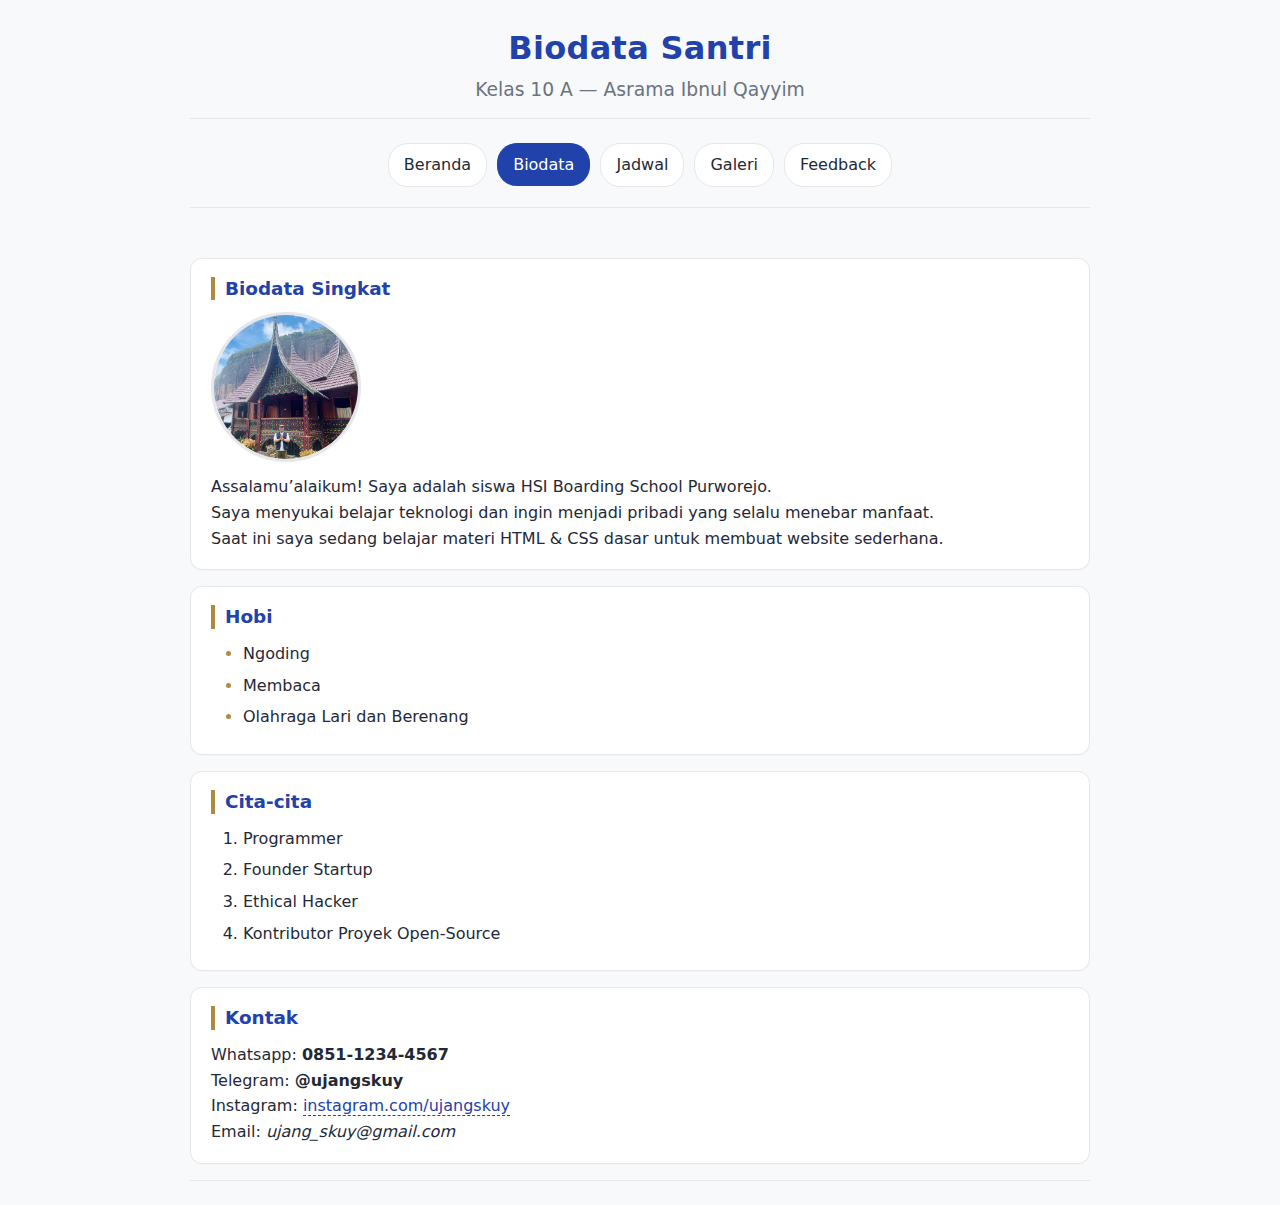
<file: biodata.html>
<!DOCTYPE html>
<html lang="id">
  <head>
    <meta charset="UTF-8" />
    <meta name="viewport" content="width=device-width, initial-scale=1.0" />
    <title>Biodata Siswa – HSI BS</title>
    <link rel="stylesheet" href="style.css" />
  </head>
  <body>
    <header id="page-header">
      <h1 id="page-title" title="Halaman Biodata Siswa">Biodata Santri</h1>
      <h3 class="subtitle">Kelas 10 A — Asrama Ibnul Qayyim</h3>
      <hr />
      <nav class="main-nav">
        <ul>
          <li><a href="index.html">Beranda</a></li>
          <li><a href="biodata.html" class="active">Biodata</a></li>
          <li><a href="jadwal.html">Jadwal</a></li>
          <li><a href="galeri.html">Galeri</a></li>
          <li><a href="feedback.html">Feedback</a></li>
        </ul>
      </nav>
      <hr />
    </header>

    <div id="profil" class="box">
      <h3 class="section-title">Biodata Singkat</h3>

      <img
        class="avatar"
        src="images/sumbar.jpg"
        alt="Foto close-up diri"
        title="Foto Profil Saya"
        width="220"
      />

      <p class="lead">
        Assalamu’alaikum! Saya adalah siswa HSI Boarding School Purworejo.
        <br />Saya menyukai belajar teknologi dan ingin menjadi pribadi yang
        selalu menebar manfaat. <br />Saat ini saya sedang belajar materi HTML &
        CSS dasar untuk membuat website sederhana.
      </p>
    </div>

    <div id="hobi" class="box">
      <h3 class="section-title">Hobi</h3>
      <ul class="list">
        <li class="list-item">Ngoding</li>
        <li class="list-item">Membaca</li>
        <li class="list-item">Olahraga Lari dan Berenang</li>
      </ul>
    </div>

    <div id="cita" class="box">
      <h3 class="section-title">Cita-cita</h3>
      <ol class="list ordered">
        <li class="list-item">Programmer</li>
        <li class="list-item">Founder Startup</li>
        <li class="list-item">Ethical Hacker</li>
        <li class="list-item">Kontributor Proyek Open-Source</li>
      </ol>
    </div>

    <div id="kontak" class="box">
      <h3 class="section-title">Kontak</h3>
      <p>
        Whatsapp: <b>0851-1234-4567</b><br />
        Telegram: <b>@ujangskuy</b><br />
        Instagram:
        <a
          class="link"
          href="https://instagram.com/ujangskuy"
          target="_blank"
          title="Buka profil Instagram di tab baru"
          >instagram.com/ujangskuy</a
        ><br />
        Email: <i>ujang_skuy@gmail.com</i>
      </p>
    </div>

    <hr />

    </body>
</html>
</file>
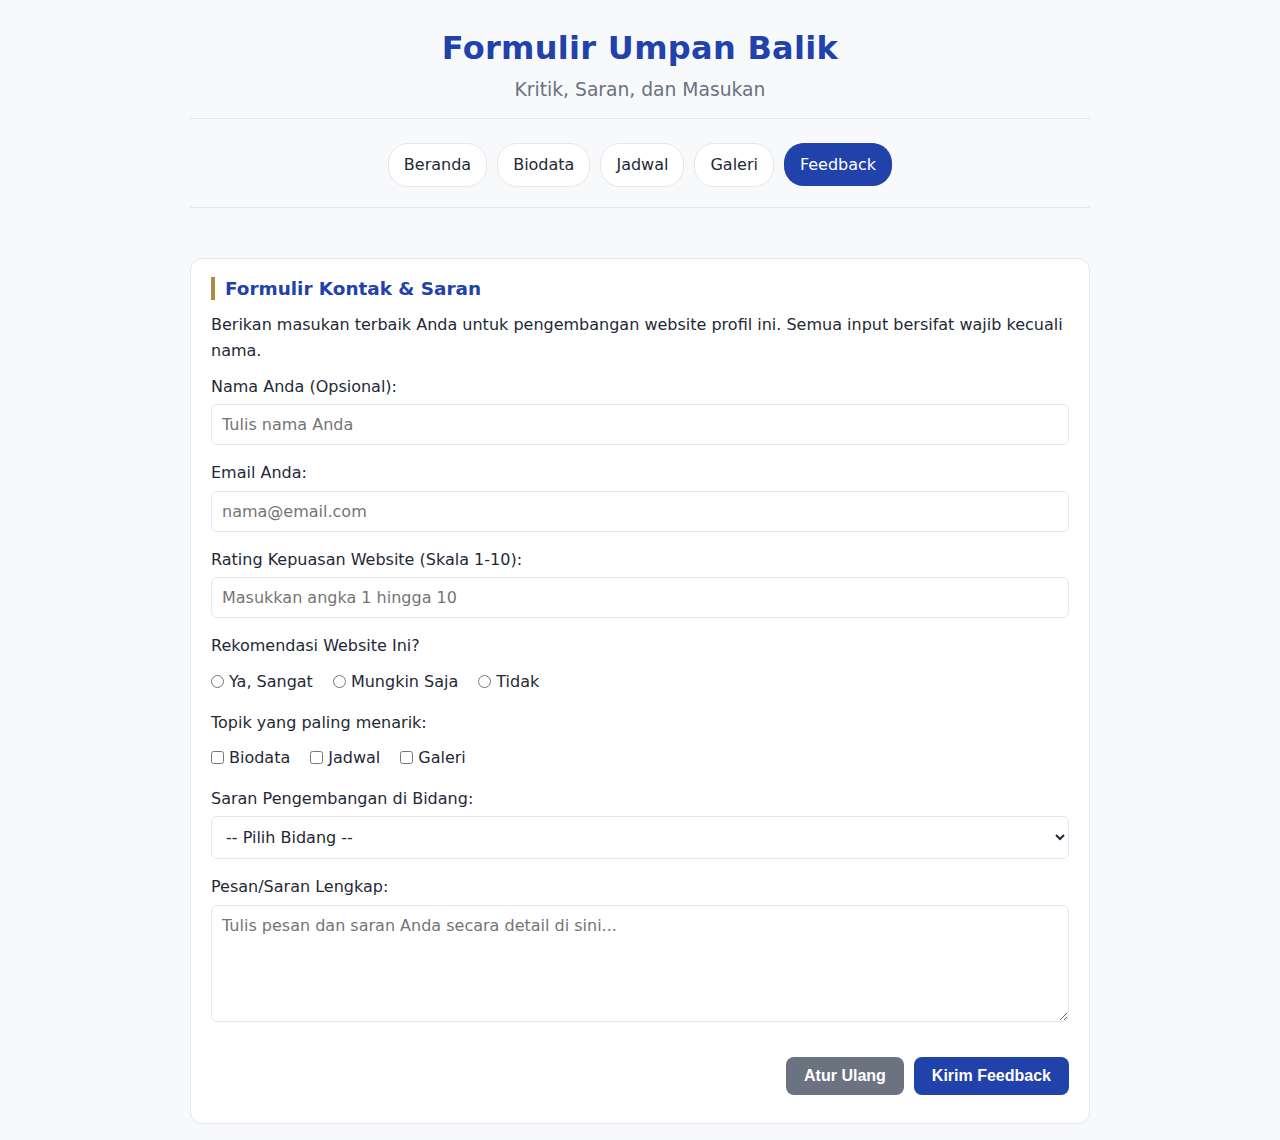
<file: feedback.html>
<!DOCTYPE html>
<html lang="id">
  <head>
    <meta charset="UTF-8" />
    <meta name="viewport" content="width=device-width, initial-scale=1.0" />
    <title>Formulir Umpan Balik – HSI BS</title>
    <link rel="stylesheet" href="style.css" />
  </head>
  <body>
    <header id="page-header">
      <h1 id="page-title">Formulir Umpan Balik</h1>
      <h3 class="subtitle">Kritik, Saran, dan Masukan</h3>
      <hr />
      <nav class="main-nav">
        <ul>
          <li><a href="index.html">Beranda</a></li>
          <li><a href="biodata.html">Biodata</a></li>
          <li><a href="jadwal.html">Jadwal</a></li>
          <li><a href="galeri.html">Galeri</a></li>
          <li><a href="feedback.html" class="active">Feedback</a></li>
        </ul>
      </nav>
      <hr />
    </header>

    <section class="box">
      <h3 class="section-title">Formulir Kontak & Saran</h3>
      <p>
        Berikan masukan terbaik Anda untuk pengembangan website profil ini.
        Semua input bersifat wajib kecuali nama.
      </p>

      <form action="#" method="POST" class="feedback-form">
        <div class="form-group">
          <label for="nama">Nama Anda (Opsional):</label>
          <input type="text" id="nama" name="nama" placeholder="Tulis nama Anda" />
        </div>

        <div class="form-group">
          <label for="email">Email Anda:</label>
          <input
            type="email"
            id="email"
            name="email"
            required
            placeholder="nama@email.com"
          />
        </div>

        <div class="form-group">
          <label for="rating">Rating Kepuasan Website (Skala 1-10):</label>
          <input
            type="number"
            id="rating"
            name="rating"
            min="1"
            max="10"
            required
            placeholder="Masukkan angka 1 hingga 10"
          />
        </div>

        <div class="form-group">
          <label>Rekomendasi Website Ini?</label>
          <div class="radio-group">
            <label
              ><input type="radio" name="rekomendasi" value="ya" required />
              Ya, Sangat</label
            >
            <label
              ><input type="radio" name="rekomendasi" value="mungkin" /> Mungkin
              Saja</label
            >
            <label
              ><input type="radio" name="rekomendasi" value="tidak" /> Tidak
              </label
            >
          </div>
        </div>

        <div class="form-group">
          <label>Topik yang paling menarik:</label>
          <div class="checkbox-group">
            <label
              ><input type="checkbox" name="topik" value="biodata" />
              Biodata</label
            >
            <label
              ><input type="checkbox" name="topik" value="jadwal" /> Jadwal</label
            >
            <label
              ><input type="checkbox" name="topik" value="galeri" />
              Galeri</label
            >
          </div>
        </div>

        <div class="form-group">
          <label for="saran-bidang">Saran Pengembangan di Bidang:</label>
          <select id="saran-bidang" name="saran-bidang" required>
            <option value="">-- Pilih Bidang --</option>
            <option value="desain">Desain (Tampilan)</option>
            <option value="konten">Konten (Isi)</option>
            <option value="fungsi">Fungsionalitas</option>
          </select>
        </div>

        <div class="form-group">
          <label for="pesan">Pesan/Saran Lengkap:</label>
          <textarea
            id="pesan"
            name="pesan"
            rows="5"
            required
            placeholder="Tulis pesan dan saran Anda secara detail di sini..."
          ></textarea>
        </div>

        <div class="form-actions">
          <button type="reset" class="btn-reset">Atur Ulang</button>
          <button type="submit" class="btn-submit">Kirim Feedback</button>
        </div>
      </form>
    </section>
  </body>
</html>
</file>
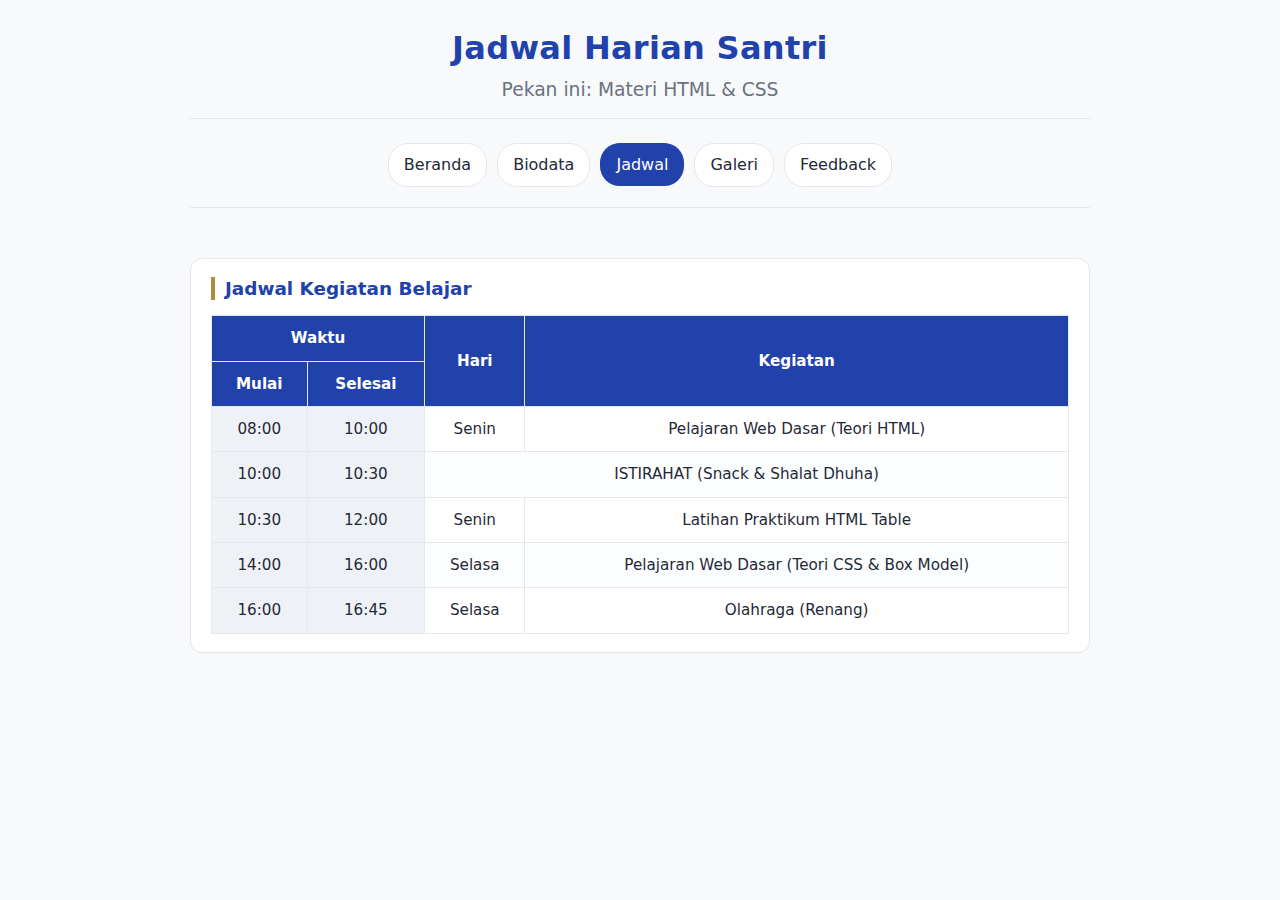
<file: jadwal.html>
<!DOCTYPE html>
<html lang="id">
  <head>
    <meta charset="UTF-8" />
    <meta name="viewport" content="width=device-width, initial-scale=1.0" />
    <title>Jadwal Harian Santri – HSI BS</title>
    <link rel="stylesheet" href="style.css" />
  </head>
  <body>
    <header id="page-header">
      <h1 id="page-title">Jadwal Harian Santri</h1>
      <h3 class="subtitle">Pekan ini: Materi HTML & CSS</h3>
      <hr />
      <nav class="main-nav">
        <ul>
          <li><a href="index.html">Beranda</a></li>
          <li><a href="biodata.html">Biodata</a></li>
          <li><a href="jadwal.html" class="active">Jadwal</a></li>
          <li><a href="galeri.html">Galeri</a></li>
          <li><a href="feedback.html">Feedback</a></li>
        </ul>
      </nav>
      <hr />
    </header>

    <section class="box">
      <h3 class="section-title">Jadwal Kegiatan Belajar</h3>

      <table class="schedule-table">
        <thead>
          <tr>
            <th colspan="2">Waktu</th> 
            <th rowspan="2">Hari</th>
            <th rowspan="2">Kegiatan</th>
          </tr>
          <tr>
            <th>Mulai</th>
            <th>Selesai</th>
          </tr>
        </thead>
        <tbody>
          <tr>
            <th>08:00</th>
            <th>10:00</th>
            <td>Senin</td>
            <td>Pelajaran Web Dasar (Teori HTML)</td>
          </tr>
          <tr>
            <th>10:00</th>
            <th>10:30</th>
            <td colspan="2">ISTIRAHAT (Snack & Shalat Dhuha)</td>
            </tr>
          <tr>
            <th>10:30</th>
            <th>12:00</th>
            <td>Senin</td>
            <td>Latihan Praktikum HTML Table</td>
          </tr>
          <tr>
            <th>14:00</th>
            <th>16:00</th>
            <td>Selasa</td>
            <td>Pelajaran Web Dasar (Teori CSS & Box Model)</td>
          </tr>
          <tr>
            <th>16:00</th>
            <th>16:45</th>
            <td>Selasa</td>
            <td>Olahraga (Renang)</td>
          </tr>
        </tbody>
      </table>
    </section>
  </body>
</html>
</file>
<file: style.css>
/* ====== Reset ringan & variabel dasar ====== */
* {
  box-sizing: border-box;
  margin: 0;
  padding: 0;
}

:root {
  --bg: #f7f9fb;
  --ink: #1f2937;
  --muted: #6b7280;
  --brand: #2141ab;
  --brand-ink: #ffffff;
  --box: #ffffff;
  --border: #e5e7eb;
  --accent: #ad8b41; /* aksen hijau lembut */
}

/* ====== Body & tipografi umum ====== */
html,
body {
  font-family: system-ui, -apple-system, 'Segoe UI', Roboto, Inter, Arial,
    sans-serif;
  color: var(--ink);
  background: var(--bg);
  line-height: 1.6;
}

h1,
h2,
h3 {
  line-height: 1.3;
  margin-bottom: 8px;
}

/* ====== Header halaman ====== */
#page-header {
  padding: 28px 20px 10px;
  text-align: center;
}

#page-title {
  font-size: 2rem;
  color: var(--brand);
  letter-spacing: 0.3px;
}

.subtitle {
  color: var(--muted);
  font-weight: 500;
  margin-top: 4px;
}

.logo {
  display: block;
  margin: 0 auto 20px auto;
  width: 60px;
}

/* Garis pemisah */
hr {
  border: none;
  border-top: 1px solid var(--border);
  margin: 16px auto 24px;
  width: min(92%, 900px);
}

/* ====== Layout kotak konten ====== */
.box {
  background: var(--box);
  width: min(92%, 900px);
  margin: 16px auto;
  padding: 18px 20px;
  border: 1px solid var(--border);
  border-radius: 12px;
  box-shadow: 0 1px 0 rgba(17, 24, 39, 0.02);
}

.section-title {
  font-size: 1.15rem;
  margin-bottom: 12px;
  color: var(--brand);
  border-left: 4px solid var(--accent);
  padding-left: 10px;
}

/* ====== Navigasi Utama (BARU) ====== */
.main-nav {
  text-align: center;
  margin-bottom: 20px;
}

.main-nav ul {
  list-style: none;
  padding: 0;
  display: flex;
  justify-content: center;
  flex-wrap: wrap;
  gap: 10px;
}

.main-nav a {
  display: block;
  padding: 8px 15px;
  background-color: var(--box);
  border: 1px solid var(--border);
  border-radius: 20px;
  color: var(--ink);
  text-decoration: none;
  font-weight: 500;
  transition: background-color 0.2s, color 0.2s;
}

.main-nav a:hover,
.main-nav a.active {
  background-color: var(--brand);
  color: var(--brand-ink);
  border-color: var(--brand);
  border-bottom: none; /* Hilangkan garis bawah link */
}

/* ====== Konten profil ====== */
.avatar {
  display: block;
  border-radius: 50%;
  border: 3px solid var(--border);
  width: 150px; /* width attr di HTML aman—CSS ini override jika perlu */
  height: 150px;
  object-fit: cover;
  margin: 6px 0 12px;
}

#profil .lead {
  font-size: 1rem;
}

/* ====== Daftar (ul/ol) ====== */
.list {
  margin-left: 1.25rem; /* jarak dari kiri */
  padding-left: 0.75rem; /* rapikan bullet/nomor */
}

.list-item {
  margin: 6px 0;
}

/* Contoh nested selector untuk item di dalam #hobi dan #cita */
#hobi .list-item::marker {
  color: var(--accent); /* warna bullet */
}

#cita.ordered {
  /* hanya tanda bahwa #cita punya ol; aturan spesifik di bawah */
}

.ordered {
  list-style: decimal;
}

/* ====== Link ====== */
.link {
  color: var(--brand);
  text-decoration: none;
  border-bottom: 1px dashed var(--brand);
  transition: 120ms ease;
}

.link:hover {
  opacity: 0.85;
  border-bottom-style: solid;
}

/* ====== Tombol/tautan kembali (Dihapus karena sudah ada Navigasi) ====== */
.back-link {
  text-align: center;
  margin: 10px 0 40px;
}


/*
 * ====== STYLE TAMBAHAN UNTUK FILE BARU ======
 */

/* ====== 1. Jadwal (Table Lanjutan) ====== */
.schedule-table {
  width: 100%;
  border-collapse: collapse;
  font-size: 0.95rem;
  margin-top: 15px;
}

.schedule-table th,
.schedule-table td {
  padding: 10px 8px;
  border: 1px solid var(--border);
  text-align: center;
}

.schedule-table thead th {
  background-color: var(--brand);
  color: var(--brand-ink);
  font-weight: 600;
}

.schedule-table tbody th {
  /* Kolom jam */
  background-color: #eef1f5;
  color: var(--ink);
  font-weight: 500;
}

.schedule-table tr:nth-child(even) td {
  background-color: #fcfdfe; /* Striping baris */
}

/* ====== 2. Galeri (Grid Sederhana) ====== */
.gallery-grid {
  display: grid;
  grid-template-columns: repeat(auto-fit, minmax(200px, 1fr)); /* Responsif sederhana */
  gap: 15px;
  margin-top: 15px;
}

.gallery-item {
  border: 1px solid var(--border);
  border-radius: 8px;
  overflow: hidden;
  background-color: var(--box);
  box-shadow: 0 2px 4px rgba(0, 0, 0, 0.05);
}

.gallery-item img {
  width: 100%;
  height: 200px;
  object-fit: cover;
  display: block;
}

.gallery-caption {
  padding: 10px;
  font-size: 0.9rem;
  color: var(--muted);
}

/* ====== 3. Formulir Feedback (Sama seperti Form di tugas sebelumnya) ====== */
.feedback-form {
  display: flex;
  flex-direction: column;
  gap: 15px;
  padding: 10px 0;
}

.form-group {
  display: flex;
  flex-direction: column;
}

.form-group label {
  font-weight: 500;
  margin-bottom: 5px;
  color: var(--ink);
}

.form-group input:not([type='radio']):not([type='checkbox']),
.form-group textarea,
.form-group select {
  padding: 10px;
  border: 1px solid var(--border);
  border-radius: 6px;
  font-family: inherit;
  font-size: 1rem;
  color: var(--ink);
  background-color: var(--box);
  transition: border-color 0.2s;
  width: 100%; /* Pastikan semua elemen input lebar penuh */
}

.form-group input:focus,
.form-group textarea:focus,
.form-group select:focus {
  outline: none;
  border-color: var(--brand);
  box-shadow: 0 0 0 3px rgba(33, 65, 171, 0.15);
}

.form-group textarea {
  resize: vertical;
}

/* Styling untuk radio/checkbox group */
.radio-group,
.checkbox-group {
  display: flex;
  gap: 20px;
  flex-wrap: wrap;
  margin-top: 5px;
}

.radio-group label,
.checkbox-group label {
  display: flex;
  align-items: center;
  cursor: pointer;
  margin-bottom: 0;
  gap: 5px;
  font-weight: 400;
}

/* Tombol Submit dan Reset */
.form-actions {
  display: flex;
  justify-content: flex-end;
  gap: 10px;
  margin-top: 20px;
}

.btn-submit,
.btn-reset {
  padding: 10px 18px;
  border: none;
  border-radius: 8px;
  cursor: pointer;
  font-size: 1rem;
  font-weight: 600;
  transition: opacity 0.2s;
}

.btn-submit {
  background-color: var(--brand);
  color: var(--brand-ink);
}

.btn-reset {
  background-color: var(--muted);
  color: var(--brand-ink);
}

.btn-submit:hover,
.btn-reset:hover {
  opacity: 0.9;
}

/* ====== Responsif kecil ====== */
@media (max-width: 420px) {
  #page-title {
    font-size: 1.6rem;
  }
  .avatar {
    width: 140px;
    height: 140px;
  }
  .gallery-grid {
    grid-template-columns: 1fr; /* 1 kolom di HP */
  }
}
</file>
